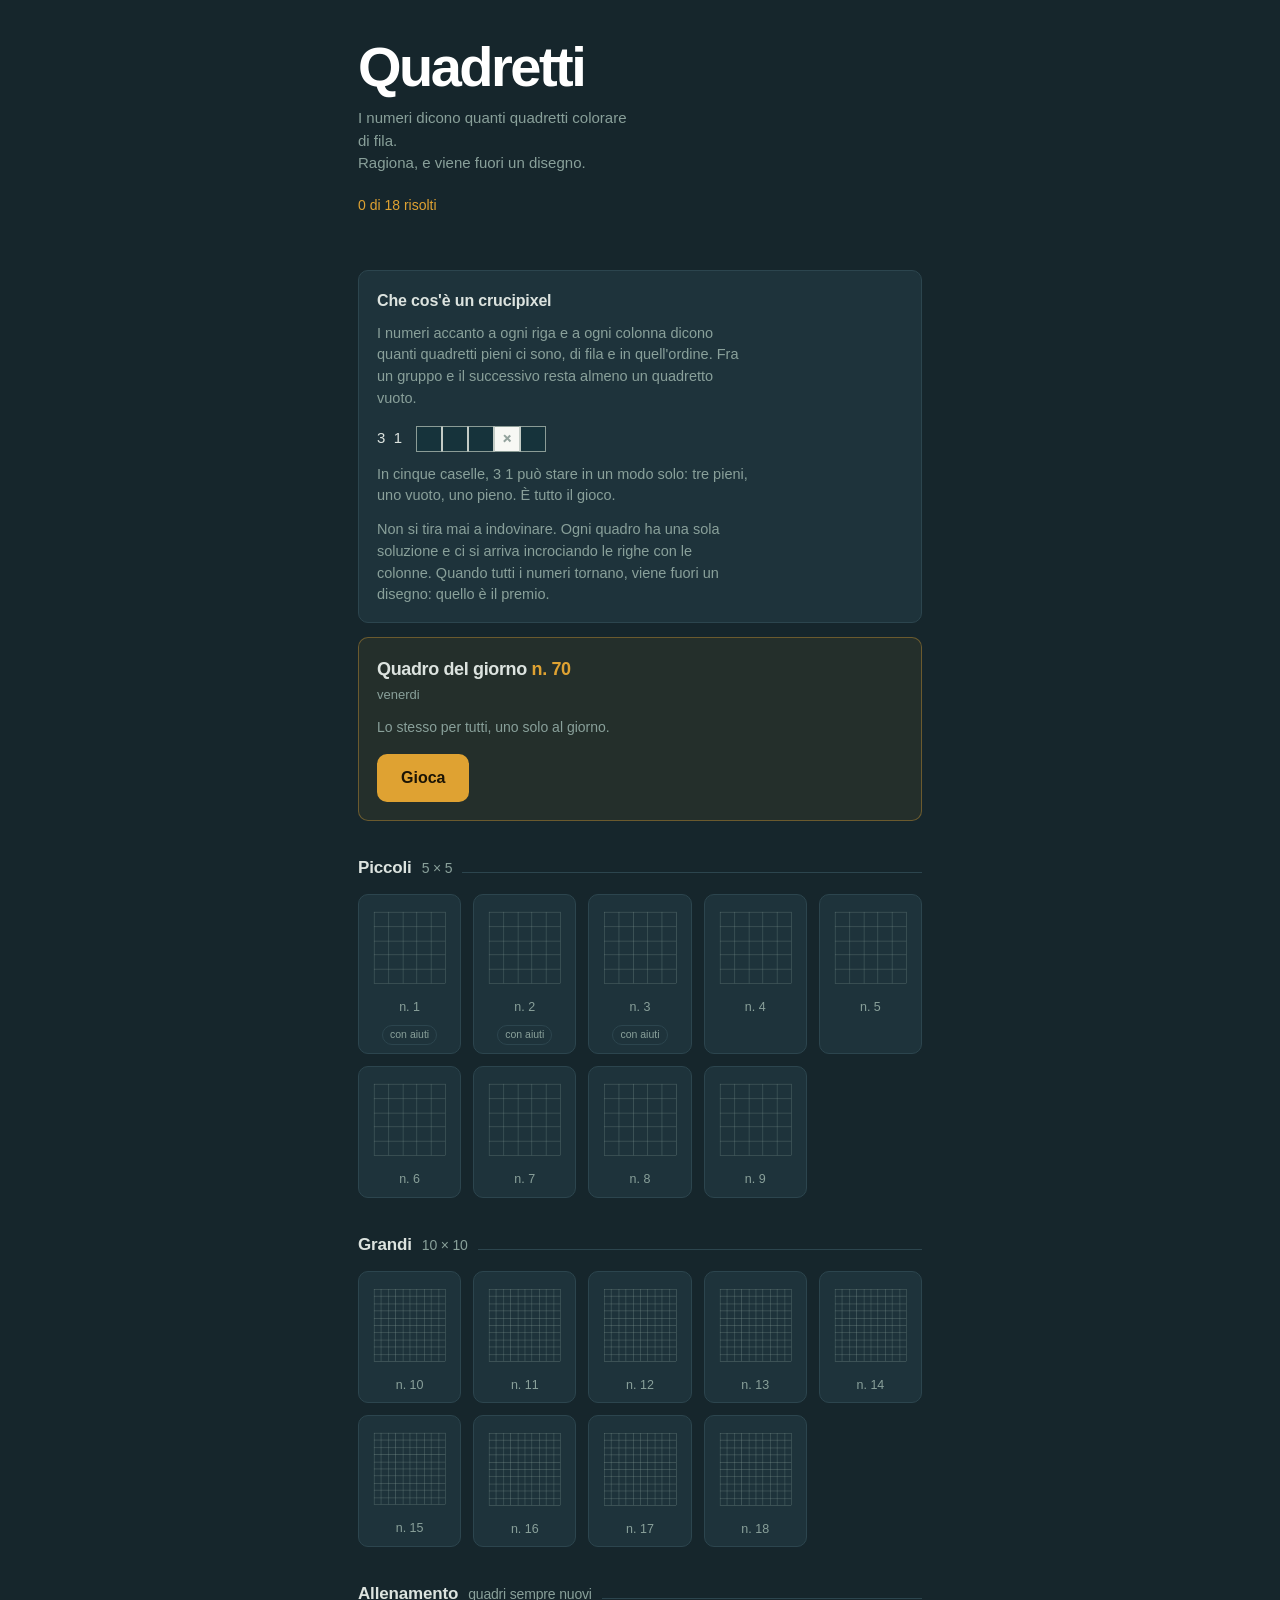
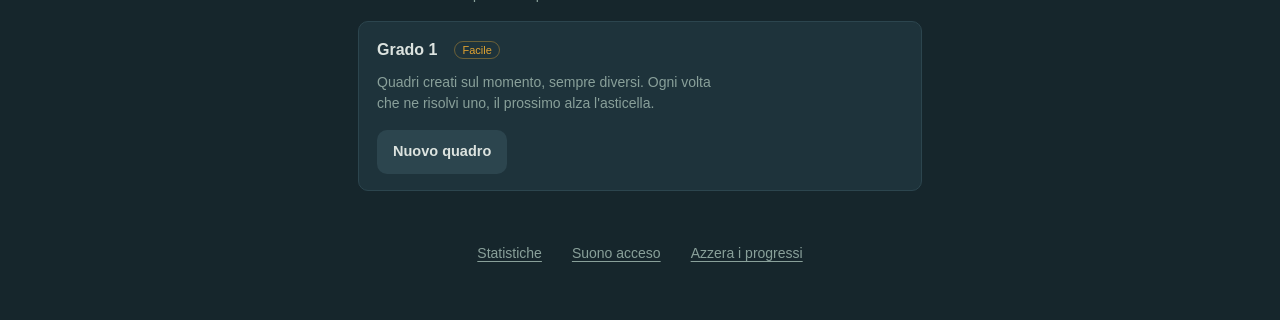
<file: index.html>
<!DOCTYPE html>
<html lang="it">
<head>
<meta charset="utf-8">
<title>Quadretti</title>
<meta name="viewport" content="width=device-width, initial-scale=1, maximum-scale=1, user-scalable=no, viewport-fit=cover">
<meta name="description" content="Crucipixel: scopri il disegno nascosto ragionando sui numeri.">
<meta name="theme-color" content="#16262C">
<meta name="mobile-web-app-capable" content="yes">
<meta name="apple-mobile-web-app-capable" content="yes">
<meta name="apple-mobile-web-app-status-bar-style" content="black-translucent">
<meta name="apple-mobile-web-app-title" content="Quadretti">
<link rel="manifest" href="manifest.webmanifest">
<link rel="apple-touch-icon" href="icons/icon-192.png">
<link rel="icon" href="icons/icon-192.png">
<link rel="stylesheet" href="app.css">
</head>
<body>

<!-- ============ ELENCO LIVELLI ============ -->
<section id="home" class="screen">
  <header class="masthead">
    <h1 class="wordmark">Quadretti</h1>
    <p class="tagline">I numeri dicono quanti quadretti colorare di fila.<br>Ragiona, e viene fuori un disegno.</p>
    <p class="tally"><span id="tally-done">0</span> di <span id="tally-all">0</span> risolti<span class="badge" id="tally-streak" hidden></span></p>
  </header>

  <section class="primer">
    <h2>Che cos'è un crucipixel</h2>
    <p>I numeri accanto a ogni riga e a ogni colonna dicono quanti quadretti pieni ci sono, di fila e in quell'ordine. Fra un gruppo e il successivo resta almeno un quadretto vuoto.</p>

    <div class="demo" aria-hidden="true">
      <span class="demo-clue">3 1</span>
      <div class="demo-row">
        <i class="on"></i><i class="on"></i><i class="on"></i><i class="off"></i><i class="on"></i>
      </div>
    </div>
    <p>In cinque caselle, 3 1 può stare in un modo solo: tre pieni, uno vuoto, uno pieno. È tutto il gioco.</p>

    <p>Non si tira mai a indovinare. Ogni quadro ha una sola soluzione e ci si arriva incrociando le righe con le colonne. Quando tutti i numeri tornano, viene fuori un disegno: quello è il premio.</p>
  </section>

  <div class="install" id="install" hidden>
    <p id="install-msg">Mettilo nella schermata Home: parte a schermo intero e funziona anche senza rete.</p>
    <button class="btn btn-quiet" id="btn-install" type="button">Aggiungi alla Home</button>
  </div>

  <section class="daily">
    <div class="daily-top">
      <h2>Quadro del giorno <span id="daily-num">n. 1</span></h2>
      <span class="badge" id="daily-streak" hidden></span>
    </div>
    <p class="daily-when" id="daily-when">lunedì</p>
    <p id="daily-note">Lo stesso per tutti, uno solo al giorno.</p>
    <div class="board" id="daily-board" hidden></div>
    <div class="daily-actions">
      <button type="button" class="btn btn-primary" id="daily-btn">Gioca</button>
      <button type="button" class="link-btn" id="daily-share" hidden>Condividi il risultato</button>
    </div>
  </section>

  <div class="gallery">
    <h2 class="band">Piccoli <span>5 × 5</span></h2>
    <div class="tiles" id="tiles-5"></div>
    <h2 class="band">Grandi <span>10 × 10</span></h2>
    <div class="tiles" id="tiles-10"></div>

    <h2 class="band">Allenamento <span>quadri sempre nuovi</span></h2>
    <div class="train">
      <div class="train-top">
        <strong id="train-grade">Grado 1</strong>
        <span class="badge" id="train-label">Facile</span>
      </div>
      <p id="train-done"></p>
      <div class="train-actions">
        <button type="button" class="btn btn-quiet" id="btn-train">Nuovo quadro</button>
        <button type="button" class="link-btn" id="btn-train-resume" hidden>Riprendi quello a metà</button>
      </div>
    </div>
  </div>

  <footer class="colophon">
    <button class="link-btn" id="btn-stats" type="button">Statistiche</button>
    <button class="link-btn" id="btn-sound" type="button" aria-pressed="true">Suono acceso</button>
    <button class="link-btn" id="btn-wipe" type="button">Azzera i progressi</button>
  </footer>
</section>

<!-- ============ PARTITA ============ -->
<section id="game" class="screen" hidden>
  <header class="topbar">
    <button class="icon-btn" id="btn-back" type="button" aria-label="Torna all'elenco">
      <svg viewBox="0 0 24 24" aria-hidden="true"><path d="M15 5 8 12l7 7"/></svg>
    </button>
    <div class="topbar-title">
      <strong id="game-title">—</strong>
      <span id="game-sub"></span>
      <span class="badge" id="hint-badge" hidden>con aiuti</span>
    </div>
    <time id="clock" aria-label="Tempo trascorso">0:00</time>
  </header>

  <div class="board-wrap">
    <div id="board" class="board"></div>
  </div>

  <div class="hint" id="hint" hidden>
    <p id="hint-text"></p>
  </div>

  <div class="controls">
    <div class="modes" role="group" aria-label="Cosa fa il tocco">
      <button type="button" class="mode is-on" data-mode="fill" aria-pressed="true">
        <span class="swatch swatch-fill"></span>Riempi
      </button>
      <button type="button" class="mode" data-mode="mark" aria-pressed="false">
        <span class="swatch swatch-mark"></span>Segna vuoto
      </button>
    </div>
    <button type="button" class="link-btn" id="btn-restart">Ricomincia il quadro</button>
  </div>
</section>

<!-- ============ STATISTICHE ============ -->
<section id="stats" class="screen" hidden>
  <header class="topbar">
    <button class="icon-btn" id="btn-stats-back" type="button" aria-label="Torna all'elenco">
      <svg viewBox="0 0 24 24" aria-hidden="true"><path d="M15 5 8 12l7 7"/></svg>
    </button>
    <div class="topbar-title"><strong>Statistiche</strong></div>
  </header>

  <div class="stats-body">
    <div class="figures">
      <div class="figure"><b id="st-solved">0</b><span>quadri risolti</span></div>
      <div class="figure"><b id="st-streak">0</b><span>giorni di fila</span></div>
      <div class="figure"><b id="st-time">0s</b><span>tempo passato</span></div>
    </div>
    <p class="figures-note" id="st-streak-note"></p>

    <h3>Ultime due settimane</h3>
    <div class="chart" id="st-chart"></div>
    <p class="figures-note" id="st-days"></p>

    <h3>Dove sei arrivato</h3>
    <dl class="rows">
      <dt>Quadri del giorno</dt><dd id="st-daily">—</dd>
      <dt>Galleria</dt><dd id="st-gallery">—</dd>
      <dt>Allenamento</dt><dd id="st-train">—</dd>
      <dt>Miglior tempo 5 × 5</dt><dd id="st-best5">—</dd>
      <dt>Miglior tempo 10 × 10</dt><dd id="st-best10">—</dd>
    </dl>

    <p class="figures-note">Questi numeri stanno solo dentro il tuo telefono.</p>

    <h3>Dati e privacy</h3>
    <p class="figures-note">In classifica finiscono solo il nome che hai scelto e il tempo. Tutto il resto — partite, statistiche, impostazioni — non esce da qui.</p>
    <div class="privacy-actions">
      <button type="button" class="link-btn" id="btn-forget">Esci dalla classifica e cancella i miei tempi</button>
      <a class="link-btn" href="privacy.html">Informativa completa</a>
    </div>
    <p class="figures-note" id="forget-note" hidden></p>
  </div>
</section>

<!-- ============ VITTORIA ============ -->
<div id="win" class="curtain" hidden>
  <div class="win-card">
    <canvas id="win-art" width="240" height="240" aria-hidden="true"></canvas>
    <h2 id="win-name">—</h2>
    <p id="win-time">—</p>
    <div class="join" id="win-join" hidden>
      <label for="join-name">Con che nome vuoi comparire in classifica?</label>
      <input id="join-name" type="text" maxlength="20" autocomplete="off" autocapitalize="words" placeholder="un soprannome">
      <p class="join-why" id="join-why" hidden></p>
      <div class="join-actions">
        <button type="button" class="btn btn-quiet" id="join-go">Entra in classifica</button>
        <button type="button" class="link-btn" id="join-no">No grazie</button>
      </div>
      <p class="join-note">Il nome sarà visibile a chiunque apra il gioco. Meglio un soprannome che nome e cognome.</p>
    </div>

    <div class="board" id="win-board" hidden></div>

    <div class="win-actions">
      <button type="button" class="btn btn-primary" id="btn-next">Quadro successivo</button>
      <button type="button" class="link-btn" id="btn-gallery">Torna all'elenco</button>
    </div>
  </div>
</div>

<!-- ============ COME AGGIUNGERLO ALLA HOME (iPhone) ============ -->
<div id="sheet" class="curtain" hidden>
  <div class="win-card sheet-card">
    <h2>Aggiungerlo alla Home</h2>

    <div id="ios-safari" hidden>
      <p class="sheet-lead">Su iPhone questo passaggio lo fa Safari, non il gioco: Apple non permette alle pagine web di creare scorciatoie da sole.</p>
      <ol class="steps">
        <li>Tocca il pulsante <strong>Condividi</strong> in basso, il quadrato con la freccia che esce.</li>
        <li>Scorri l'elenco verso il basso.</li>
        <li>Tocca <strong>Aggiungi a Home</strong>, poi <strong>Aggiungi</strong> in alto a destra.</li>
      </ol>
    </div>

    <div id="ios-other" hidden>
      <p class="sheet-lead">Questa pagina è aperta dentro un'altra app, e da qui la voce per aggiungere alla Home non c'è.</p>
      <ol class="steps">
        <li>Tocca i tre puntini in alto e scegli <strong>Apri in Safari</strong>.</li>
        <li>Da Safari, tocca <strong>Condividi</strong> e poi <strong>Aggiungi a Home</strong>.</li>
      </ol>
    </div>

    <button type="button" class="btn btn-primary" id="btn-sheet-close">Ho capito</button>
  </div>
</div>

<script src="cloud.js"></script>
<script src="sound.js"></script>
<script src="generator.js"></script>
<script src="levels.js"></script>
<script src="app.js"></script>
</body>
</html>
</file>
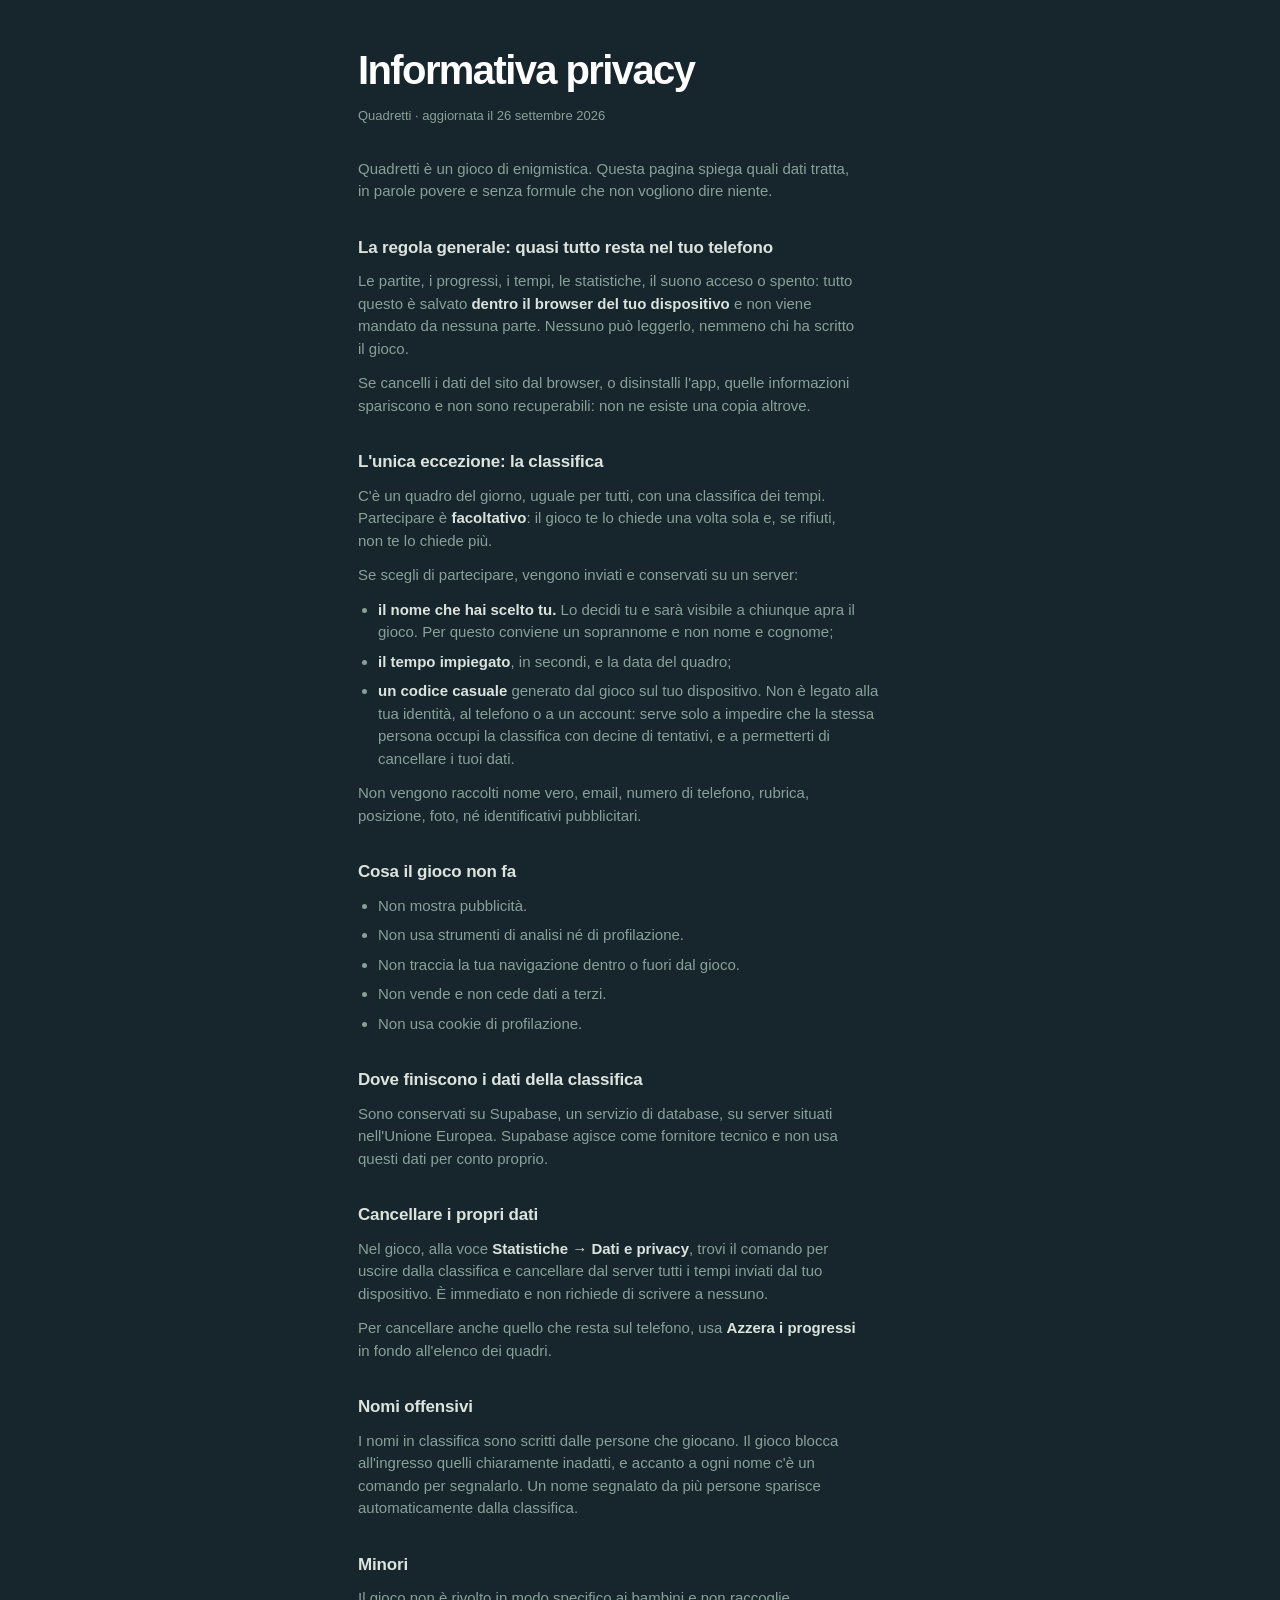
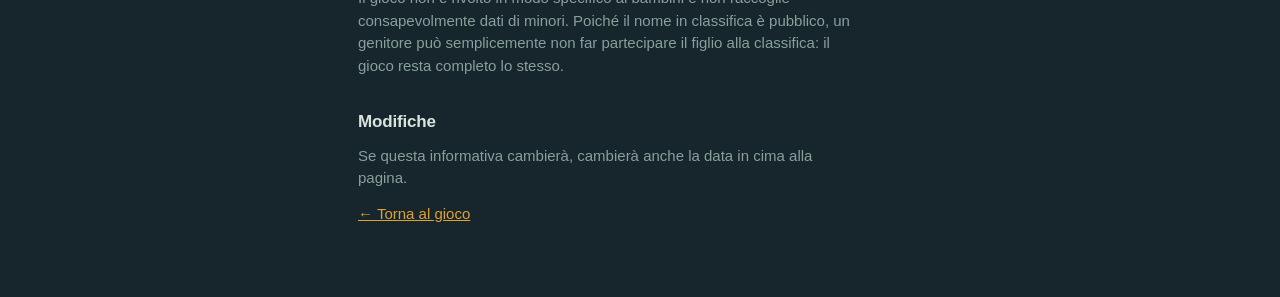
<file: privacy.html>
<!DOCTYPE html>
<html lang="it">
<head>
<meta charset="utf-8">
<title>Quadretti — Informativa privacy</title>
<meta name="viewport" content="width=device-width, initial-scale=1, viewport-fit=cover">
<meta name="theme-color" content="#16262C">
<link rel="stylesheet" href="app.css">
<style>
  .paper { max-width: 620px; margin: 0 auto; padding: 40px var(--pad) 60px; }
  .paper h1 { font-size: clamp(30px, 9vw, 40px); font-weight: 800; letter-spacing: -0.04em; margin: 0 0 6px; color: #fff; }
  .paper .stamp { margin: 0 0 32px; font-size: 13px; color: var(--text-dim); }
  .paper h2 { margin: 32px 0 10px; font-size: 17px; font-weight: 650; letter-spacing: -0.01em; }
  .paper p, .paper li { font-size: 15px; color: var(--text-dim); max-width: 60ch; }
  .paper p { margin: 0 0 12px; }
  .paper ul { margin: 0 0 12px; padding-left: 20px; }
  .paper li { margin-bottom: 7px; }
  .paper strong { color: var(--text); font-weight: 600; }
  .paper a { color: var(--brass); }
  .back { display: inline-block; margin-top: 36px; }
</style>
</head>
<body>
<main class="paper">

  <h1>Informativa privacy</h1>
  <p class="stamp">Quadretti · aggiornata il 26 settembre 2026</p>

  <p>Quadretti è un gioco di enigmistica. Questa pagina spiega quali dati tratta, in parole povere e senza formule che non vogliono dire niente.</p>

  <h2>La regola generale: quasi tutto resta nel tuo telefono</h2>
  <p>Le partite, i progressi, i tempi, le statistiche, il suono acceso o spento: tutto questo è salvato <strong>dentro il browser del tuo dispositivo</strong> e non viene mandato da nessuna parte. Nessuno può leggerlo, nemmeno chi ha scritto il gioco.</p>
  <p>Se cancelli i dati del sito dal browser, o disinstalli l'app, quelle informazioni spariscono e non sono recuperabili: non ne esiste una copia altrove.</p>

  <h2>L'unica eccezione: la classifica</h2>
  <p>C'è un quadro del giorno, uguale per tutti, con una classifica dei tempi. Partecipare è <strong>facoltativo</strong>: il gioco te lo chiede una volta sola e, se rifiuti, non te lo chiede più.</p>
  <p>Se scegli di partecipare, vengono inviati e conservati su un server:</p>
  <ul>
    <li><strong>il nome che hai scelto tu.</strong> Lo decidi tu e sarà visibile a chiunque apra il gioco. Per questo conviene un soprannome e non nome e cognome;</li>
    <li><strong>il tempo impiegato</strong>, in secondi, e la data del quadro;</li>
    <li><strong>un codice casuale</strong> generato dal gioco sul tuo dispositivo. Non è legato alla tua identità, al telefono o a un account: serve solo a impedire che la stessa persona occupi la classifica con decine di tentativi, e a permetterti di cancellare i tuoi dati.</li>
  </ul>
  <p>Non vengono raccolti nome vero, email, numero di telefono, rubrica, posizione, foto, né identificativi pubblicitari.</p>

  <h2>Cosa il gioco non fa</h2>
  <ul>
    <li>Non mostra pubblicità.</li>
    <li>Non usa strumenti di analisi né di profilazione.</li>
    <li>Non traccia la tua navigazione dentro o fuori dal gioco.</li>
    <li>Non vende e non cede dati a terzi.</li>
    <li>Non usa cookie di profilazione.</li>
  </ul>

  <h2>Dove finiscono i dati della classifica</h2>
  <p>Sono conservati su Supabase, un servizio di database, su server situati nell'Unione Europea. Supabase agisce come fornitore tecnico e non usa questi dati per conto proprio.</p>

  <h2>Cancellare i propri dati</h2>
  <p>Nel gioco, alla voce <strong>Statistiche → Dati e privacy</strong>, trovi il comando per uscire dalla classifica e cancellare dal server tutti i tempi inviati dal tuo dispositivo. È immediato e non richiede di scrivere a nessuno.</p>
  <p>Per cancellare anche quello che resta sul telefono, usa <strong>Azzera i progressi</strong> in fondo all'elenco dei quadri.</p>

  <h2>Nomi offensivi</h2>
  <p>I nomi in classifica sono scritti dalle persone che giocano. Il gioco blocca all'ingresso quelli chiaramente inadatti, e accanto a ogni nome c'è un comando per segnalarlo. Un nome segnalato da più persone sparisce automaticamente dalla classifica.</p>

  <h2>Minori</h2>
  <p>Il gioco non è rivolto in modo specifico ai bambini e non raccoglie consapevolmente dati di minori. Poiché il nome in classifica è pubblico, un genitore può semplicemente non far partecipare il figlio alla classifica: il gioco resta completo lo stesso.</p>

  <h2>Modifiche</h2>
  <p>Se questa informativa cambierà, cambierà anche la data in cima alla pagina.</p>

  <p class="back"><a href="index.html">← Torna al gioco</a></p>

</main>
</body>
</html>
</file>
<file: app.css>
/* Quadretti — crucipixel
   Tavolozza: petrolio profondo per la cornice, carta chiara per il quadro,
   inchiostro scuro per i quadretti pieni, ottone solo per cio' che e' risolto. */

:root {
  --ground:      #16262C;
  --ground-soft: #1E333B;
  --rule:        #2C454E;

  --paper:       #E7EAE3;
  --cell:        #F7F8F4;
  --line:        #C3CCC6;
  --line-strong: #8B9C96;
  --ink:         #16333B;
  --mark:        #93A39D;

  --text:        #DCE3DF;
  --text-dim:    #89A09A;
  --brass:       #DFA232;

  --pad: clamp(16px, 5vw, 28px);
  --radius: 10px;

  box-sizing: border-box;
  padding-top: env(safe-area-inset-top, 0px);
  padding-bottom: env(safe-area-inset-bottom, 0px);
}

*, *::before, *::after { box-sizing: inherit; }

html, body { height: 100%; }

body {
  margin: 0;
  background: var(--ground);
  color: var(--text);
  font-family: -apple-system, BlinkMacSystemFont, "Segoe UI", Roboto, "Helvetica Neue", Arial, sans-serif;
  font-size: 16px;
  line-height: 1.5;
  -webkit-font-smoothing: antialiased;
  -webkit-text-size-adjust: 100%;
  -webkit-tap-highlight-color: transparent;
  overscroll-behavior: none;
}

button { font: inherit; color: inherit; }

/* Un elemento con l'attributo `hidden` deve sparire, punto: senza
   !important qualunque regola con un id (come #game, che vale piu' di
   .screen[hidden]) la scavalcherebbe e l'elemento resterebbe a schermo. */
[hidden] { display: none !important; }

/* ---------- elenco livelli ---------- */

#home { padding: 0 var(--pad) 48px; max-width: 620px; margin: 0 auto; }

.masthead { padding: 40px 0 28px; }

.wordmark {
  margin: 0;
  font-size: clamp(38px, 12vw, 56px);
  font-weight: 800;
  letter-spacing: -0.045em;
  line-height: 0.95;
  color: #fff;
}

.tagline {
  margin: 14px 0 0;
  max-width: 34ch;
  color: var(--text-dim);
  font-size: 15px;
}

.tally {
  margin: 20px 0 0;
  font-size: 14px;
  color: var(--brass);
  font-variant-numeric: tabular-nums;
}

/* blocco "che cos'e' un crucipixel" */

.primer {
  margin-top: 26px;
  padding: 18px 18px 16px;
  background: var(--ground-soft);
  border: 1px solid var(--rule);
  border-radius: var(--radius);
}

.primer h2 {
  margin: 0 0 10px;
  font-size: 16px;
  font-weight: 650;
  letter-spacing: -0.01em;
  color: var(--text);
}

.primer p {
  margin: 0 0 12px;
  max-width: 46ch;
  font-size: 14.5px;
  color: var(--text-dim);
}
.primer p:last-child { margin-bottom: 0; }

.demo {
  display: flex;
  align-items: center;
  gap: 12px;
  margin: 16px 0 12px;
}

.demo-clue {
  font-size: 15px;
  color: var(--text);
  font-variant-numeric: tabular-nums;
  letter-spacing: 0.14em;
}

.demo-row { display: flex; }

.demo-row i {
  display: block;
  width: 26px;
  height: 26px;
  position: relative;
  background: var(--cell);
  border: 1px solid var(--line);
  border-top-color: var(--line-strong);
  border-bottom-color: var(--line-strong);
}
.demo-row i:first-child { border-left-color: var(--line-strong); }
.demo-row i:last-child { border-right-color: var(--line-strong); }
.demo-row i.on { background: var(--ink); }

.demo-row i.off::before,
.demo-row i.off::after {
  content: "";
  position: absolute;
  inset: 32% 50%;
  left: 50%;
  width: 1.5px;
  background: var(--mark);
}
.demo-row i.off::before { transform: translateX(-50%) rotate(45deg); }
.demo-row i.off::after  { transform: translateX(-50%) rotate(-45deg); }

.band {
  display: flex;
  align-items: baseline;
  gap: 10px;
  margin: 34px 0 14px;
  font-size: 17px;
  font-weight: 650;
  letter-spacing: -0.01em;
}
.band span { color: var(--text-dim); font-weight: 400; font-size: 14px; }
.band::after {
  content: "";
  flex: 1;
  height: 1px;
  background: var(--rule);
}

.tiles {
  display: grid;
  grid-template-columns: repeat(auto-fill, minmax(96px, 1fr));
  gap: 12px;
}

.tile {
  appearance: none;
  border: 1px solid var(--rule);
  background: var(--ground-soft);
  border-radius: var(--radius);
  padding: 10px 8px 8px;
  display: flex;
  flex-direction: column;
  align-items: center;
  gap: 8px;
  cursor: pointer;
  transition: border-color .15s, background .15s;
}
.tile:active { background: #24404A; }
.tile.is-done { border-color: rgba(223,162,50,.45); }
.tile:focus-visible { outline: 2px solid var(--brass); outline-offset: 2px; }

.tile canvas { display: block; width: 100%; height: auto; border-radius: 3px; }

.tile-name {
  font-size: 12.5px;
  color: var(--text-dim);
  font-variant-numeric: tabular-nums;
}
.tile.is-done .tile-name { color: var(--brass); }

.tile-time { font-size: 11px; color: var(--text-dim); font-variant-numeric: tabular-nums; }

.colophon { margin-top: 44px; text-align: center; }

.link-btn {
  appearance: none;
  background: none;
  border: 0;
  padding: 8px 4px;
  color: var(--text-dim);
  font-size: 14px;
  text-decoration: underline;
  text-underline-offset: 3px;
  cursor: pointer;
}
.link-btn:active { color: var(--text); }

/* ---------- partita ---------- */

#game {
  min-height: 100%;
  display: flex;
  flex-direction: column;
}

.topbar {
  display: flex;
  align-items: center;
  gap: 12px;
  padding: 10px var(--pad);
  border-bottom: 1px solid var(--rule);
}

.icon-btn {
  appearance: none;
  background: none;
  border: 0;
  width: 40px;
  height: 40px;
  margin-left: -10px;
  display: grid;
  place-items: center;
  cursor: pointer;
}
.icon-btn svg { width: 24px; height: 24px; fill: none; stroke: var(--text); stroke-width: 2; stroke-linecap: round; stroke-linejoin: round; }

.topbar-title { flex: 1; min-width: 0; line-height: 1.25; }
.topbar-title strong { display: block; font-size: 16px; font-weight: 650; }
.topbar-title span { font-size: 12.5px; color: var(--text-dim); }

#clock {
  font-size: 15px;
  color: var(--text-dim);
  font-variant-numeric: tabular-nums;
}

.board-wrap {
  flex: 1;
  display: grid;
  place-items: center;
  padding: 14px 8px;
}

.board {
  display: grid;
  gap: 0;
  touch-action: none;
  user-select: none;
  -webkit-user-select: none;
}

/* caselle degli indizi */
.clue {
  display: flex;
  font-variant-numeric: tabular-nums;
  color: var(--text);
  font-size: calc(var(--cell) * 0.42);
  line-height: 1;
}
.clue.row { align-items: center; justify-content: flex-end; padding-right: calc(var(--cell) * 0.18); gap: calc(var(--cell) * 0.24); }
.clue.col { flex-direction: column; align-items: center; justify-content: flex-end; padding-bottom: calc(var(--cell) * 0.18); gap: calc(var(--cell) * 0.16); }
.clue.is-done { color: var(--text-dim); opacity: .42; }

.corner { background: transparent; }

/* caselle giocabili */
.sq {
  background: var(--cell);
  border-right: 1px solid var(--line);
  border-bottom: 1px solid var(--line);
  position: relative;
}
.sq[data-edge-top] { border-top: 1px solid var(--line-strong); }
.sq[data-edge-left] { border-left: 1px solid var(--line-strong); }
.sq[data-block-right] { border-right-color: var(--line-strong); }
.sq[data-block-bottom] { border-bottom-color: var(--line-strong); }

.sq[data-state="1"] { background: var(--ink); }

.sq[data-state="2"]::before,
.sq[data-state="2"]::after {
  content: "";
  position: absolute;
  inset: 32% 50%;
  width: 1.5px;
  background: var(--mark);
  left: 50%;
  transform-origin: center;
}
.sq[data-state="2"]::before { transform: translateX(-50%) rotate(45deg); }
.sq[data-state="2"]::after  { transform: translateX(-50%) rotate(-45deg); }

.board.is-locked { pointer-events: none; }

/* ---------- comandi ---------- */

.controls {
  padding: 4px var(--pad) 22px;
  display: flex;
  flex-direction: column;
  align-items: center;
  gap: 6px;
}

.modes {
  display: flex;
  gap: 6px;
  padding: 5px;
  background: var(--ground-soft);
  border: 1px solid var(--rule);
  border-radius: 12px;
  width: 100%;
  max-width: 360px;
}

.mode {
  appearance: none;
  flex: 1;
  border: 0;
  background: none;
  border-radius: 8px;
  padding: 11px 8px;
  display: flex;
  align-items: center;
  justify-content: center;
  gap: 8px;
  font-size: 14.5px;
  color: var(--text-dim);
  cursor: pointer;
}
.mode.is-on { background: var(--rule); color: var(--text); font-weight: 600; }
.mode:focus-visible { outline: 2px solid var(--brass); outline-offset: 2px; }

.swatch { width: 14px; height: 14px; border-radius: 3px; position: relative; flex: none; }
.swatch-fill { background: var(--paper); }
.swatch-mark { border: 1px solid var(--text-dim); }
.swatch-mark::before, .swatch-mark::after {
  content: ""; position: absolute; inset: 2px 50%; width: 1.5px; left: 50%; background: currentColor;
}
.swatch-mark::before { transform: translateX(-50%) rotate(45deg); }
.swatch-mark::after { transform: translateX(-50%) rotate(-45deg); }

/* ---------- vittoria ---------- */

.curtain {
  position: fixed;
  inset: 0;
  background: rgba(10, 20, 24, .88);
  display: grid;
  place-items: center;
  padding: var(--pad);
  z-index: 10;
}

.win-card {
  background: var(--ground-soft);
  border: 1px solid var(--rule);
  border-radius: 16px;
  padding: 26px 24px 20px;
  text-align: center;
  max-width: 330px;
  width: 100%;
  animation: rise .28s ease-out;
}
@keyframes rise { from { opacity: 0; transform: translateY(12px); } }
@media (prefers-reduced-motion: reduce) { .win-card { animation: none; } }

#win-art {
  width: 180px;
  height: 180px;
  background: var(--paper);
  border-radius: 6px;
}

.win-card h2 {
  margin: 18px 0 2px;
  font-size: 24px;
  font-weight: 700;
  letter-spacing: -0.02em;
  color: var(--brass);
}
#win-time { margin: 0; color: var(--text-dim); font-size: 14px; font-variant-numeric: tabular-nums; }

.win-actions { margin-top: 20px; display: flex; flex-direction: column; gap: 4px; }

.btn {
  appearance: none;
  border: 0;
  border-radius: 10px;
  padding: 14px 18px;
  font-size: 16px;
  font-weight: 600;
  cursor: pointer;
}
.btn-primary { background: var(--brass); color: #1B1405; }
.btn-primary:active { background: #C78E24; }
.btn:focus-visible { outline: 2px solid var(--text); outline-offset: 2px; }

/* ---------- aggiunta alla schermata Home ---------- */

.install {
  margin-top: 14px;
  padding: 16px 18px;
  border: 1px solid var(--rule);
  border-radius: var(--radius);
  display: flex;
  flex-wrap: wrap;
  align-items: center;
  gap: 12px 16px;
}

.install p {
  margin: 0;
  flex: 1 1 200px;
  min-width: 0;
  font-size: 14px;
  color: var(--text-dim);
}

.btn-quiet {
  background: var(--rule);
  color: var(--text);
  padding: 11px 16px;
  font-size: 14.5px;
  white-space: nowrap;
}
.btn-quiet:active { background: #365360; }

.sheet-card { text-align: left; }
.sheet-card h2 { margin: 0 0 12px; font-size: 20px; color: var(--text); }
.sheet-lead { margin: 0 0 14px; font-size: 14px; color: var(--text-dim); }

.steps { margin: 0 0 20px; padding-left: 20px; }
.steps li { margin-bottom: 9px; font-size: 14.5px; color: var(--text-dim); }
.steps strong { color: var(--text); font-weight: 600; }

/* ---------- etichette dei quadri guidati ---------- */

.tile-tag {
  font-size: 10.5px;
  color: var(--text-dim);
  border: 1px solid var(--rule);
  border-radius: 20px;
  padding: 1px 7px;
}

.badge {
  display: inline-block;
  margin-left: 7px;
  font-size: 11px;
  color: var(--brass);
  border: 1px solid rgba(223, 162, 50, .4);
  border-radius: 20px;
  padding: 0 7px;
}

/* ---------- barra del suggerimento ---------- */

.hint {
  margin: 0 var(--pad) 10px;
  padding: 12px 14px;
  background: rgba(223, 162, 50, .10);
  border: 1px solid rgba(223, 162, 50, .38);
  border-radius: var(--radius);
}
.hint p { margin: 0; font-size: 14px; color: var(--text); }

.sq.is-hinted {
  box-shadow: inset 0 0 0 2px var(--brass);
  animation: pulse 1.4s ease-in-out infinite;
}
.sq.is-suspect { background: rgba(223, 162, 50, .22); }

@keyframes pulse { 50% { box-shadow: inset 0 0 0 3px var(--brass); } }
@media (prefers-reduced-motion: reduce) { .sq.is-hinted { animation: none; } }

/* ---------- allenamento ---------- */

.train {
  padding: 16px 18px;
  border: 1px solid var(--rule);
  border-radius: var(--radius);
  background: var(--ground-soft);
}

.train-top { display: flex; align-items: center; gap: 10px; }
.train-top strong { font-size: 16px; font-weight: 650; }

.train p {
  margin: 10px 0 16px;
  max-width: 46ch;
  font-size: 14px;
  color: var(--text-dim);
}

.train-actions { display: flex; align-items: center; gap: 14px; flex-wrap: wrap; }
.train-actions .link-btn { padding: 8px 0; }

/* ---------- statistiche ---------- */

.colophon { display: flex; justify-content: center; gap: 22px; }

.tally .badge { margin-left: 10px; }

.stats-body { padding: 4px var(--pad) 48px; max-width: 620px; margin: 0 auto; }

.figures {
  display: grid;
  grid-template-columns: repeat(3, 1fr);
  gap: 10px;
  margin-top: 22px;
}

.figure {
  border: 1px solid var(--rule);
  border-radius: var(--radius);
  padding: 14px 10px;
  text-align: center;
}
.figure b {
  display: block;
  font-size: 26px;
  font-weight: 700;
  letter-spacing: -0.03em;
  color: var(--brass);
  font-variant-numeric: tabular-nums;
}
.figure span { font-size: 12px; color: var(--text-dim); }

.figures-note { margin: 12px 0 0; font-size: 13.5px; color: var(--text-dim); }

.stats-body h3 {
  margin: 34px 0 14px;
  font-size: 16px;
  font-weight: 650;
  letter-spacing: -0.01em;
}

.chart {
  display: flex;
  align-items: flex-end;
  gap: 5px;
  height: 120px;
}

.bar {
  flex: 1;
  height: 100%;
  display: flex;
  flex-direction: column;
  justify-content: flex-end;
  gap: 6px;
}
.bar i {
  display: block;
  background: var(--rule);
  border-radius: 3px 3px 0 0;
  min-height: 3px;
}
.bar.has i { background: var(--brass); }
.bar span { font-size: 10px; text-align: center; color: var(--text-dim); }

.rows {
  margin: 0;
  display: grid;
  grid-template-columns: 1fr auto;
  gap: 0;
}
.rows dt, .rows dd {
  margin: 0;
  padding: 11px 0;
  border-bottom: 1px solid var(--rule);
  font-size: 14.5px;
}
.rows dt { color: var(--text-dim); }
.rows dd { text-align: right; font-variant-numeric: tabular-nums; }

/* ---------- vita della griglia ---------- */

.sq {
  transition: background-color .14s ease;
}

/* riga e colonna sotto il dito */
.sq.in-line { background: #EDF0EC; }
.sq.in-line[data-state="1"] { background: #1E4551; }

/* lampo quando una riga torna, e rivelazione finale in diagonale */
.sq.lit::after {
  content: "";
  position: absolute;
  inset: 0;
  background: var(--brass);
  opacity: 0;
  animation: blink .5s ease-out;
  animation-delay: calc(var(--step, 0) * 26ms);
  pointer-events: none;
}
.sq[data-state="2"].lit::after { display: none; }

@keyframes blink {
  0%   { opacity: 0; }
  30%  { opacity: .55; }
  100% { opacity: 0; }
}

.btn-quiet.is-off, .link-btn.is-off { opacity: .55; }

@media (prefers-reduced-motion: reduce) {
  .sq { transition: none; }
  .sq.lit::after { animation: none; }
}

/* ---------- quadro del giorno ---------- */

.daily {
  margin-top: 14px;
  padding: 18px;
  border: 1px solid rgba(223, 162, 50, .38);
  border-radius: var(--radius);
  background: rgba(223, 162, 50, .07);
}

.daily-top { display: flex; align-items: center; gap: 10px; }

.daily h2 {
  margin: 0;
  font-size: 18px;
  font-weight: 700;
  letter-spacing: -0.02em;
}
.daily h2 span { color: var(--brass); font-weight: 600; }

.daily-when { margin: 2px 0 0; font-size: 13px; color: var(--text-dim); }

.daily p:not(.daily-when) {
  margin: 12px 0 16px;
  max-width: 44ch;
  font-size: 14px;
  color: var(--text-dim);
}

.daily-actions { display: flex; align-items: center; gap: 16px; flex-wrap: wrap; }
.daily-actions .btn { padding: 12px 24px; }
.daily-actions .link-btn { padding: 8px 0; }

/* ---------- classifica ---------- */

.board {
  margin: 16px 0 0;
  padding-top: 14px;
  border-top: 1px solid var(--rule);
  text-align: left;
}

.board h4 {
  margin: 0 0 10px;
  font-size: 13px;
  font-weight: 650;
  color: var(--text-dim);
}

.board ol { margin: 0; padding: 0; list-style: none; counter-reset: pos; }

.board li {
  counter-increment: pos;
  display: flex;
  align-items: baseline;
  gap: 10px;
  padding: 6px 0;
  font-size: 14.5px;
}
.board li::before {
  content: counter(pos) ".";
  width: 20px;
  flex: none;
  color: var(--text-dim);
  font-variant-numeric: tabular-nums;
}
.board li span { flex: 1; min-width: 0; overflow: hidden; text-overflow: ellipsis; white-space: nowrap; }
.board li b { font-weight: 600; font-variant-numeric: tabular-nums; }
.board li:first-child b { color: var(--brass); }

.board p {
  margin: 12px 0 0;
  font-size: 13.5px;
  color: var(--text-dim);
}

/* ---------- ingresso in classifica ---------- */

.join { margin-top: 18px; text-align: left; }

.join label { display: block; font-size: 14px; margin-bottom: 8px; }

.join input {
  width: 100%;
  padding: 12px 14px;
  font: inherit;
  font-size: 16px;            /* sotto i 16px iOS ingrandisce la pagina da solo */
  color: var(--text);
  background: var(--ground);
  border: 1px solid var(--rule);
  border-radius: 10px;
}
.join input:focus { outline: 2px solid var(--brass); outline-offset: 1px; }

.join-actions { display: flex; align-items: center; gap: 14px; margin-top: 12px; }

.join-note { margin: 12px 0 0; font-size: 12.5px; color: var(--text-dim); }

/* ---------- moderazione e privacy ---------- */

.join-why {
  margin: 8px 0 0;
  font-size: 13px;
  color: var(--brass);
}

.board .flag {
  appearance: none;
  border: 0;
  background: none;
  padding: 2px 6px;
  font-size: 11px;
  color: var(--text-dim);
  text-decoration: underline;
  text-underline-offset: 2px;
  cursor: pointer;
  opacity: .55;
  flex: none;
}
.board .flag:active { opacity: 1; }
.board li.reported { opacity: .5; font-size: 12px; }

.privacy-actions {
  display: flex;
  flex-direction: column;
  align-items: flex-start;
  gap: 2px;
  margin-top: 8px;
}
.privacy-actions .link-btn { text-align: left; }
a.link-btn { display: inline-block; }
</file>
